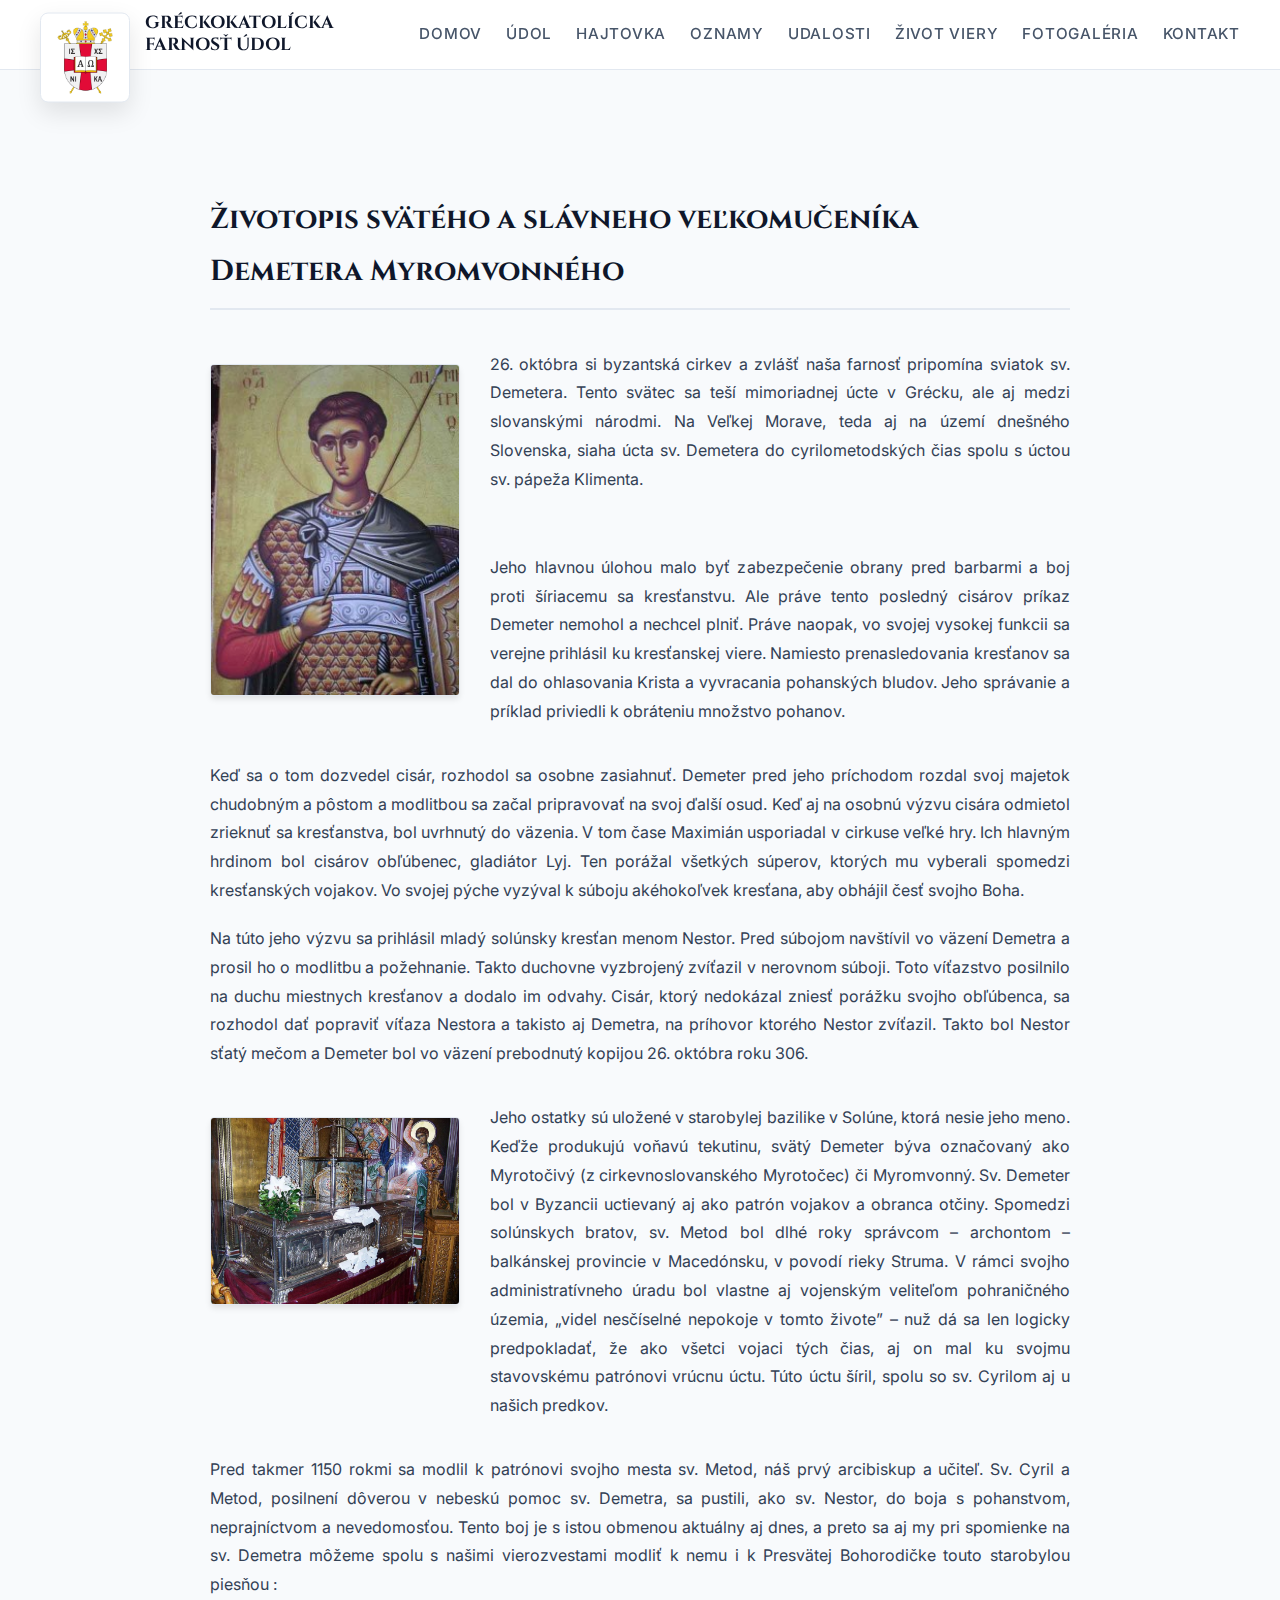
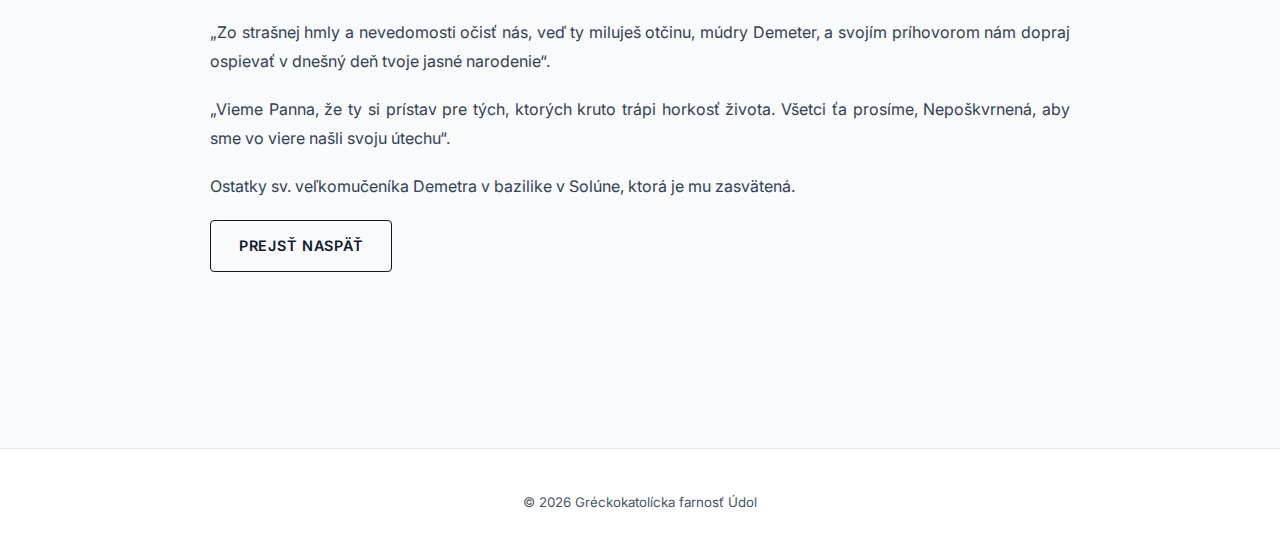
<file: demeter.html>
<!DOCTYPE html>
<html lang="sk"><head>
    <meta http-equiv="content-type" content="text/html; charset=UTF-8">
    <meta charset="UTF-8">
    <meta name="viewport" content="width=device-width, initial-scale=1.0">
    <title>Oznamy - Gréckokatolícka farnosť Údol</title>

    <link rel="preconnect" href="https://fonts.googleapis.com">
    <link rel="preconnect" href="https://fonts.gstatic.com" crossorigin>
    <link href="https://fonts.googleapis.com/css2?family=Cinzel:wght@600;700&family=Inter:wght@400;500;600;700&display=swap" rel="stylesheet">
    <link rel="stylesheet" href="styles.css" />

    <link rel="stylesheet" href="styles.css">
</head>
<body>

<header class="site-header">
    <div class="container header-row">
        <a class="brand" href="index.html">
        <span class="brand-badge">
          <img class="brand-logo" src="erb_gr_po.png" alt="Erb farnosti" />
        </span>
            <span class="brand-text">Gréckokatolícka<br>farnosť Údol</span>
        </a>

        <nav class="nav" aria-label="Hlavná navigácia">
            <a href="index.html">Domov</a>
            <a href="udol.html">Údol</a>
            <a href="hajtovka.html">Hajtovka</a>
            <a href="oznamy.html">Oznamy</a>
            <a href="udalosti.html">Udalosti</a>
            <a href="zivotviery.html">Život viery</a>
            <a href="galeria.html">Fotogaléria</a>
            <a href="kontakt.html">Kontakt</a>
        </nav>
    </div>
</header>

<main>

    <div class="container content-article">

    <section class="patron-section">

        <h2>Životopis svätého a slávneho veľkomučeníka Demetera Myromvonného</h2>

        <div class="patron-container">
            <!-- Vľavo: Obrázok -->
            <div class="patron-image">
                <img src="02-240x320.jpg" alt="Ikona svätého Demetra" loading="lazy">
            </div>

            <!-- Vpravo: Text + Tlačidlo -->
            <div class="patron-content">
                <p>
                    26. októbra si byzantská cirkev a zvlášť naša farnosť pripomína sviatok sv. Demetera.
                    Tento svätec sa teší mimoriadnej úcte v Grécku, ale aj medzi slovanskými národmi.
                    Na Veľkej Morave, teda aj na území dnešného Slovenska, siaha úcta sv. Demetera
                    do cyrilometodských čias spolu s úctou sv. pápeža Klimenta.
                </p><p>Jeho hlavnou úlohou malo byť zabezpečenie obrany pred barbarmi a boj proti šíriacemu sa kresťanstvu. Ale práve tento posledný cisárov príkaz Demeter nemohol a nechcel plniť. Práve naopak, vo svojej vysokej funkcii sa verejne prihlásil ku kresťanskej viere. Namiesto prenasledovania kresťanov sa dal do ohlasovania Krista a vyvracania pohanských bludov. Jeho správanie a príklad priviedli k obráteniu množstvo pohanov.</p>


            </div>
            </div>
            <p>Keď sa o tom dozvedel cisár, rozhodol sa osobne zasiahnuť. Demeter pred jeho príchodom rozdal svoj majetok chudobným a pôstom a modlitbou sa začal pripravovať na svoj ďalší osud. Keď aj na osobnú výzvu cisára odmietol zrieknuť sa kresťanstva, bol uvrhnutý do väzenia. V tom čase Maximián usporiadal v cirkuse veľké hry. Ich hlavným hrdinom bol cisárov obľúbenec, gladiátor Lyj. Ten porážal všetkých súperov, ktorých mu vyberali spomedzi kresťanských vojakov. Vo svojej pýche vyzýval k súboju akéhokoľvek kresťana, aby obhájil česť svojho Boha.</p>

            <p>Na túto jeho výzvu sa prihlásil mladý solúnsky kresťan menom Nestor. Pred súbojom navštívil vo väzení Demetra a prosil ho o modlitbu a požehnanie. Takto duchovne vyzbrojený zvíťazil v nerovnom súboji. Toto víťazstvo posilnilo na duchu miestnych kresťanov a dodalo im odvahy. Cisár, ktorý nedokázal zniesť porážku svojho obľúbenca, sa rozhodol dať popraviť víťaza Nestora a takisto aj Demetra, na príhovor ktorého Nestor zvíťazil. Takto bol Nestor sťatý mečom a Demeter bol vo väzení prebodnutý kopijou 26. októbra roku 306.</p>

        <div class="patron-container">
            <div class="patron-image">
                <img src="03-424x317.png" alt="pomnik sv demetera" loading="lazy">
            </div>

            <div class="patron-content">
            <p>Jeho ostatky sú uložené v starobylej bazilike v Solúne, ktorá nesie jeho meno. Keďže produkujú voňavú tekutinu, svätý Demeter býva označovaný ako Myrotočivý (z cirkevnoslovanského Myrotočec) či Myromvonný. Sv. Demeter bol v Byzancii uctievaný aj ako patrón vojakov a obranca otčiny. Spomedzi solúnskych bratov, sv. Metod bol dlhé roky správcom – archontom – balkánskej provincie v Macedónsku, v povodí rieky Struma. V rámci svojho administratívneho úradu bol vlastne aj vojenským veliteľom pohraničného územia, „videl nesčíselné nepokoje v tomto živote” – nuž dá sa len logicky predpokladať, že ako všetci vojaci tých čias, aj on mal ku svojmu stavovskému patrónovi vrúcnu úctu. Túto úctu šíril, spolu so sv. Cyrilom aj u našich predkov.</p>
            </div>
            </div>
            <p>Pred takmer 1150 rokmi sa modlil k patrónovi svojho mesta sv. Metod, náš prvý arcibiskup a učiteľ. Sv. Cyril a Metod, posilnení dôverou v nebeskú pomoc sv. Demetra, sa pustili, ako sv. Nestor, do boja s pohanstvom, neprajníctvom a nevedomosťou. Tento boj je s istou obmenou aktuálny aj dnes, a preto sa aj my pri spomienke na sv. Demetra môžeme spolu s našimi vierozvestami modliť k nemu i k Presvätej Bohorodičke touto starobylou piesňou :</p>

            <p>„Zo strašnej hmly a nevedomosti očisť nás, veď ty miluješ otčinu, múdry Demeter, a svojím príhovorom nám dopraj ospievať v dnešný deň tvoje jasné narodenie“.</p>

            <p>„Vieme Panna, že ty si prístav pre tých, ktorých kruto trápi horkosť života. Všetci ťa prosíme, Nepoškvrnená, aby sme vo viere našli svoju útechu“.</p>

            <p>Ostatky sv. veľkomučeníka Demetra v bazilike v Solúne, ktorá je mu zasvätená.</p>

            <!-- TLAČIDLO -->
            <a href="udol.html#demeter" class="btn-patron">
            Prejsť naspäť
            </a>

    </section>



    </div>
</main>

<footer class="site-footer">
    <div class="container">
        <small>© <span id="year">2026</span> Gréckokatolícka farnosť Údol</small>
    </div>
</footer>

<script>
    document.getElementById("year").textContent = new Date().getFullYear();
</script>


</body></html>
</file>
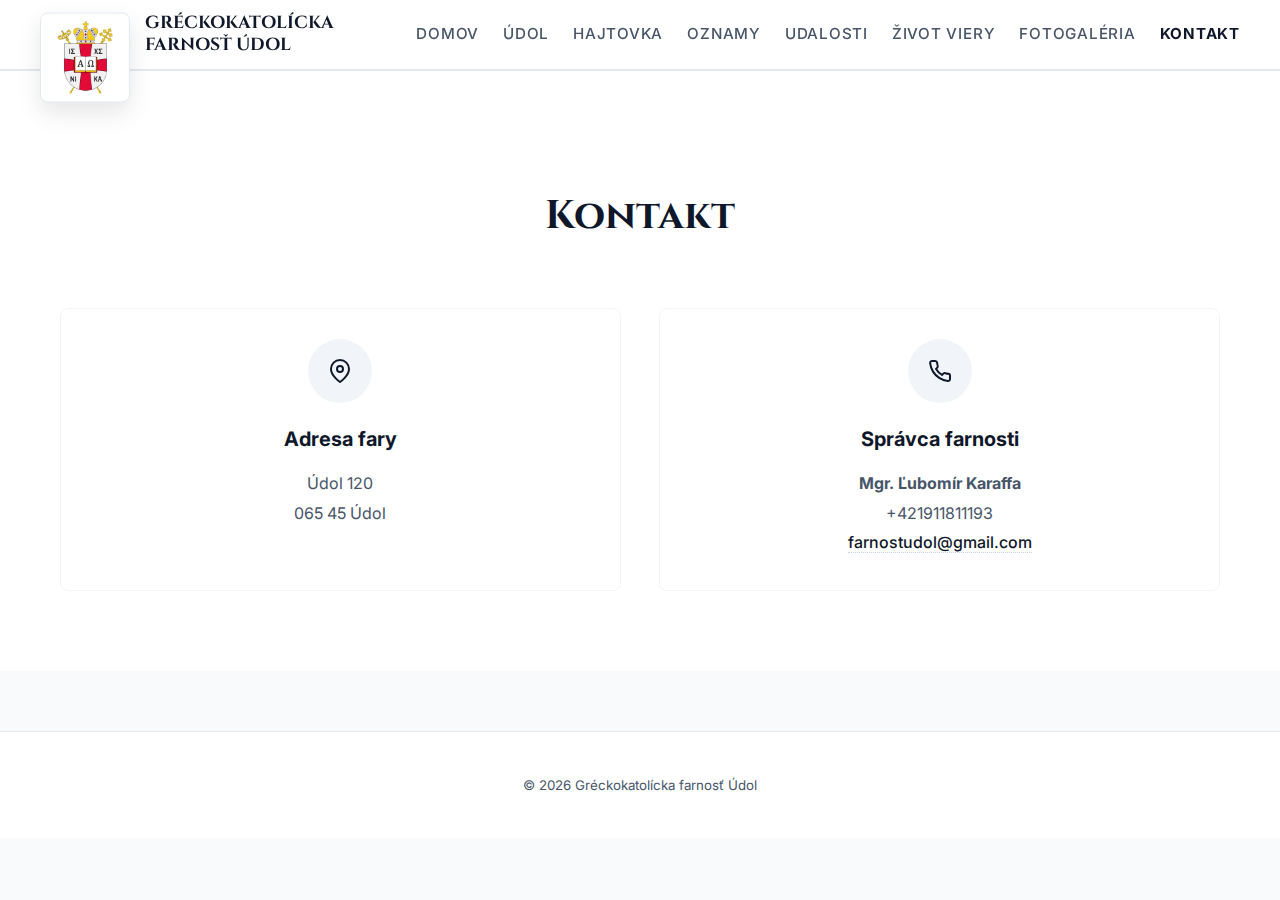
<file: kontakt.html>
<!DOCTYPE html>
<html lang="sk"><head>
    <meta http-equiv="content-type" content="text/html; charset=UTF-8">
    <meta charset="UTF-8">
    <meta name="viewport" content="width=device-width, initial-scale=1.0">
    <title>Oznamy - Gréckokatolícka farnosť Údol</title>

    <link rel="preconnect" href="https://fonts.googleapis.com">
    <link rel="preconnect" href="https://fonts.gstatic.com" crossorigin>
    <link href="https://fonts.googleapis.com/css2?family=Cinzel:wght@600;700&family=Inter:wght@400;500;600;700&display=swap" rel="stylesheet">
    <link rel="stylesheet" href="styles.css" />

    <link rel="stylesheet" href="styles.css">
</head>
<body>

<header class="site-header">
    <div class="container header-row">
        <a class="brand" href="index.html">
        <span class="brand-badge">
          <img class="brand-logo" src="erb_gr_po.png" alt="Erb farnosti" />
        </span>
            <span class="brand-text">Gréckokatolícka<br>farnosť Údol</span>
        </a>

        <nav class="nav" aria-label="Hlavná navigácia">
            <a href="index.html">Domov</a>
            <a href="udol.html">Údol</a>
            <a href="hajtovka.html">Hajtovka</a>
            <a href="oznamy.html">Oznamy</a>
            <a href="udalosti.html">Udalosti</a>
            <a href="zivotviery.html">Život viery</a>
            <a href="galeria.html">Fotogaléria</a>
            <a href="kontakt.html" class="active" >Kontakt</a>
        </nav>
    </div>
</header>

<main>
    <section class="contact-section">

        <div class="container">
            <div class="contact-header">
                <h2>Kontakt</h2>
            </div>

            <div class="contact-grid">
                <!-- Karta 1: Adresa -->
                <div class="contact-item">
                    <div class="icon-circle">
                        <svg width="24" height="24" viewBox="0 0 24 24" fill="none" stroke="currentColor" stroke-width="2">
                            <path d="M21 10c0 7-9 13-9 13s-9-6-9-13a9 9 0 0 1 18 0z"></path>
                            <circle cx="12" cy="10" r="3"></circle>
                        </svg>
                    </div>
                    <h3>Adresa fary</h3>
                    <p>Údol 120</p>
                    <p>065 45 Údol</p>
                </div>

                <!-- Karta 2: Kňaz / Telefón -->
                <div class="contact-item">
                    <div class="icon-circle">
                        <svg width="24" height="24" viewBox="0 0 24 24" fill="none" stroke="currentColor" stroke-width="2">
                            <path d="M22 16.92v3a2 2 0 0 1-2.18 2 19.79 19.79 0 0 1-8.63-3.07 19.5 19.5 0 0 1-6-6 19.79 19.79 0 0 1-3.07-8.67A2 2 0 0 1 4.11 2h3a2 2 0 0 1 2 1.72 12.05 12.05 0 0 0 .57 2.81 2 2 0 0 1-.45 2.11L8.09 9.91a16 16 0 0 0 6 6l1.27-1.27a2 2 0 0 1 2.11-.45 12.05 12.05 0 0 0 2.81.57A2 2 0 0 1 22 16.92z"></path>
                        </svg>
                    </div>
                    <h3>Správca farnosti</h3>
                    <p><strong>Mgr. Ľubomír Karaffa</strong></p>
                    <p><a href="tel:+421911811193"></a>+421911811193</p>
                    <p><a href="mailto:farnostudol@gmail.com">farnostudol@gmail.com</a></p>
                </div>
            </div>
        </div>
    </section>
</main>

<footer class="site-footer">
    <div class="container">
        <small>© <span id="year">2026</span> Gréckokatolícka farnosť Údol</small>
    </div>
</footer>

<script>
    document.getElementById("year").textContent = new Date().getFullYear();
</script>


</body></html>
</file>
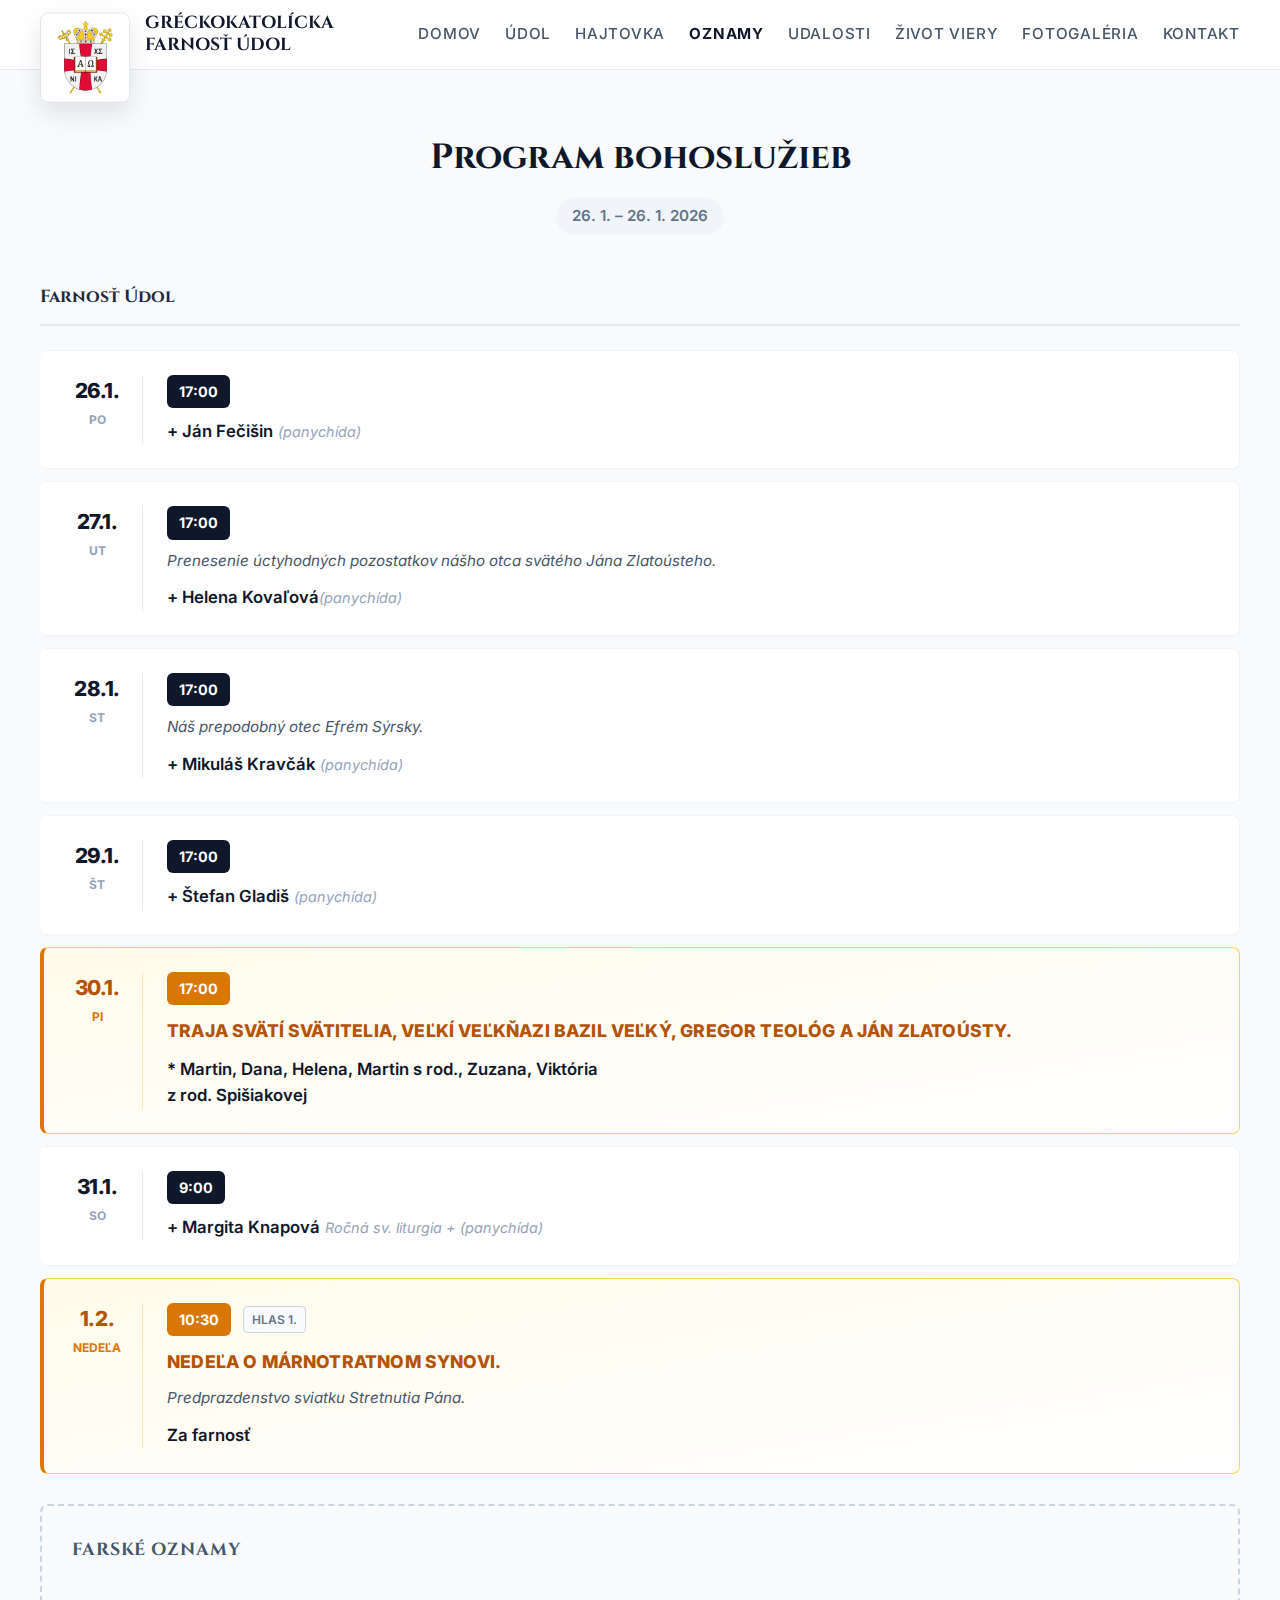
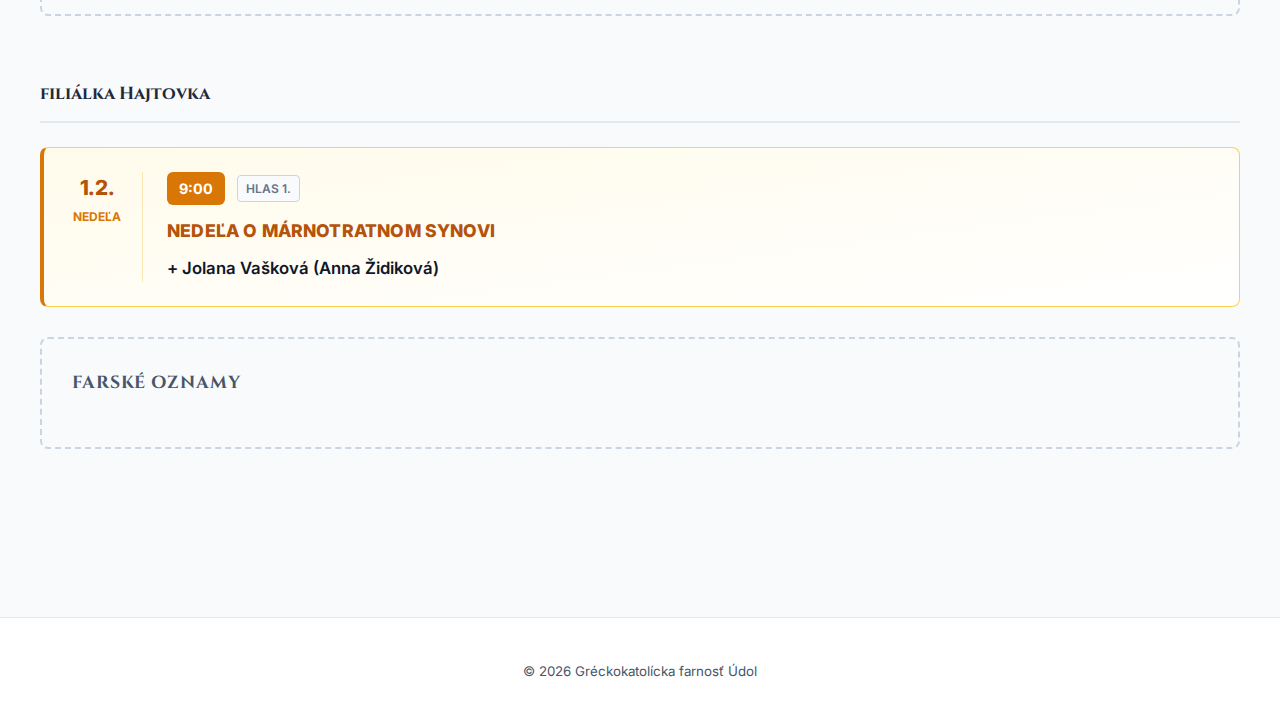
<file: oznamy.html>
<!DOCTYPE html>
<html lang="sk"><head>
    <meta http-equiv="content-type" content="text/html; charset=UTF-8">
    <meta charset="UTF-8">
    <meta name="viewport" content="width=device-width, initial-scale=1.0">
    <title>Oznamy - Gréckokatolícka farnosť Údol</title>

    <link rel="preconnect" href="https://fonts.googleapis.com">
    <link rel="preconnect" href="https://fonts.gstatic.com" crossorigin>
    <link href="https://fonts.googleapis.com/css2?family=Cinzel:wght@600;700&family=Inter:wght@400;500;600;700&display=swap" rel="stylesheet">
    <link rel="stylesheet" href="styles.css" />

    <link rel="stylesheet" href="styles.css">
</head>
<body>

<header class="site-header">
    <div class="container header-row">
        <a class="brand" href="index.html">
        <span class="brand-badge">
          <img class="brand-logo" src="erb_gr_po.png" alt="Erb farnosti" />
        </span>
            <span class="brand-text">Gréckokatolícka<br>farnosť Údol</span>
        </a>

        <nav class="nav" aria-label="Hlavná navigácia">
            <a href="index.html">Domov</a>
            <a href="udol.html">Údol</a>
            <a href="hajtovka.html">Hajtovka</a>
            <a href="oznamy.html" class="active" >Oznamy</a>
            <a href="udalosti.html">Udalosti</a>
            <a href="zivotviery.html">Život viery</a>
            <a href="galeria.html">Fotogaléria</a>
            <a href="kontakt.html">Kontakt</a>
        </nav>
    </div>
</header>


<main>
    <!-- Main Content -->
    <main class="container">
        <div class="liturgy-feed">

            <div class="feed-header">
                <h2>Program bohoslužieb</h2>
                <span class="feed-subtitle">26. 1. – 26. 1. 2026</span>
            </div>

            <!-- FARNOSŤ ÚDOL -->
            <section class="parish-section">
                <div class="parish-label">Farnosť Údol</div>

                <!-- (Pondelok) -->
                <div class="event-card">
                    <div class="event-date">
                        <div class="day-num">26.1.</div>
                        <div class="day-name">Po</div>
                    </div>
                    <div class="event-details">
                        <div class="event-meta">
                            <span class="time-badge">17:00</span>
                        </div>
                        <div class="event-intent">
                            <strong>+ Ján Fečišin</strong> <span class="note">(panychída)</span>
                        </div>
                    </div>
                </div>

                <!-- (Utorok) -->
                <div class="event-card">
                    <div class="event-date">
                        <div class="day-num">27.1.</div>
                        <div class="day-name">Ut</div>
                    </div>
                    <div class="event-details">
                        <div class="event-meta">
                            <span class="time-badge">17:00</span>
                        </div>
                        <div class="saint-detail">
                            Prenesenie úctyhodných pozostatkov nášho otca svätého Jána Zlatoústeho.
                        </div>
                        <div class="event-intent">
                            <strong>+ Helena Kovaľová</strong><span class="note">(panychída)</span>
                        </div>
                    </div>
                </div>

                <!-- STREDA  -->
                <div class="event-card">
                    <div class="event-date">
                        <div class="day-num">28.1.</div>
                        <div class="day-name">St</div>
                    </div>
                    <div class="event-details">
                        <div class="event-meta">
                            <span class="time-badge">17:00</span>
                        </div>
                        <div class="saint-detail">
                            Náš prepodobný otec Efrém Sýrsky.
                        </div>
                        <div class="event-intent">
                            <strong>+ Mikuláš Kravčák</strong> <span class="note">(panychída)</span>
                        </div>
                    </div>
                </div>

                <!-- ŠTVRTOK -->
                <div class="event-card">
                    <div class="event-date">
                        <div class="day-num">29.1.</div>
                        <div class="day-name">Št</div>
                    </div>
                    <div class="event-details">
                        <div class="event-meta">
                            <span class="time-badge">17:00</span>
                        </div>
                        <div class="event-intent">
                            <strong>+ Štefan Gladiš</strong> <span class="note">(panychída)</span>
                        </div>
                    </div>
                </div>

                <!-- PIATOK -->
                <div class="event-card sunday-card">
                    <div class="event-date">
                        <div class="day-num">30.1.</div>
                        <div class="day-name">Pi</div>
                    </div>
                    <div class="event-details">
                        <div class="event-meta">
                            <span class="time-badge sunday-badge">17:00</span>
                        </div>
                        <h3 class="liturgy-title">Traja svätí svätitelia, veľkí veľkňazi Bazil Veľký, Gregor Teológ a Ján Zlatoústy.</h3>
                        <div class="event-intent">
                            <strong>* Martin, Dana, Helena, Martin s rod., Zuzana, Viktória </strong>
                            <br>
                            <strong>z rod. Spišiakovej</strong>
                        </div>
                    </div>
                </div>

                <!-- SOBOTA -->
                <div class="event-card">
                    <div class="event-date">
                        <div class="day-num">31.1.</div>
                        <div class="day-name">So</div>
                    </div>
                    <div class="event-details">
                        <div class="event-meta">
                            <span class="time-badge">9:00</span>
                        </div>
                        <div class="event-intent">
                            <strong>+ Margita Knapová</strong> <span class="note">Ročná sv. liturgia + (panychída)</span>
                        </div>
                    </div>
                </div>

                <!-- KOMPLEXNÁ NEDEĽA (Všetky prvky) -->
                <div class="event-card sunday-card">
                    <div class="event-date">
                        <div class="day-num">1.2.</div>
                        <div class="day-name">Nedeľa</div>
                    </div>
                    <div class="event-details">
                        <div class="event-meta">
                            <span class="time-badge sunday-badge">10:30</span>
                            <span class="tone-badge">Hlas 1.</span>
                        </div>
                        <h3 class="liturgy-title">Nedeľa o márnotratnom synovi.</h3>
                        <div class="saint-detail">
                            Predprazdenstvo sviatku Stretnutia Pána.
                        </div>
                        <div class="event-intent">
                            <strong>Za farnosť</strong>
                        </div>
                    </div>
                </div>

                <!-- Farské oznamy -->
                <div class="notice-board">
                    <h4>Farské oznamy</h4>
                    <ul>
                    </ul>
                </div>
            </section>

            <!-- FILIÁLKA HAJTOVKA -->
            <section class="parish-section mt-50">
                <div class="parish-label">filiálka Hajtovka</div>

                <!-- NEDEĽA HAJTOVKA (Jednoduchšia verzia nedele) -->
                <div class="event-card sunday-card">
                    <div class="event-date">
                        <div class="day-num">1.2.</div>
                        <div class="day-name">Nedeľa</div>
                    </div>
                    <div class="event-details">
                        <div class="event-meta">
                            <span class="time-badge sunday-badge">9:00</span>
                            <span class="tone-badge">Hlas 1.</span>
                        </div>
                        <h3 class="liturgy-title">NEDEĽA O MÁRNOTRATNOM SYNOVI</h3>
                        <div class="event-intent">
                            <strong>+ Jolana Vašková (Anna Židiková)</strong>
                        </div>
                    </div>
                </div>
                <!-- oznamy -->
                <div class="notice-board">
                    <h4>Farské oznamy</h4>
                </div>
            </section>

        </div>
    </main>

</main>

<footer class="site-footer">
    <div class="container">
        <small>© <span id="year">2026</span> Gréckokatolícka farnosť Údol</small>
    </div>
</footer>

<script>
    document.getElementById("year").textContent = new Date().getFullYear();
</script>


</body></html>
</file>
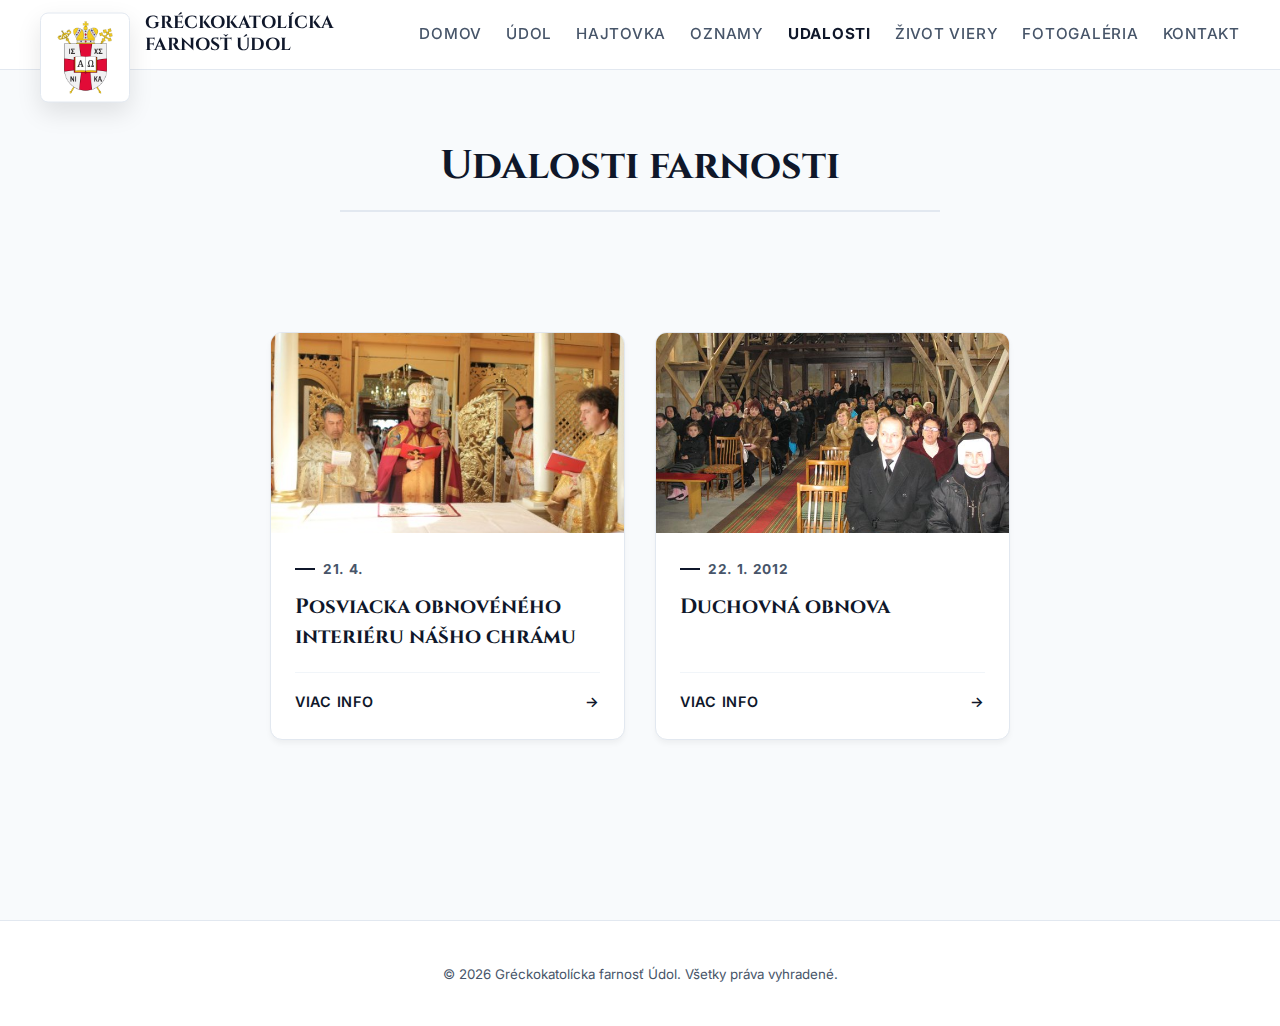
<file: udalosti.html>
<!DOCTYPE html>
<html lang="sk"><head>
    <meta http-equiv="content-type" content="text/html; charset=UTF-8">
    <meta charset="UTF-8">
    <meta name="viewport" content="width=device-width, initial-scale=1.0">
    <title>Oznamy - Gréckokatolícka farnosť Údol</title>

    <link rel="preconnect" href="https://fonts.googleapis.com">
    <link rel="preconnect" href="https://fonts.gstatic.com" crossorigin>
    <link href="https://fonts.googleapis.com/css2?family=Cinzel:wght@600;700&family=Inter:wght@400;500;600;700&display=swap" rel="stylesheet">
    <link rel="stylesheet" href="styles.css" />

    <link rel="stylesheet" href="styles.css">
</head>
<body>

<header class="site-header">
    <div class="container header-row">
        <a class="brand" href="index.html">
        <span class="brand-badge">
          <img class="brand-logo" src="erb_gr_po.png" alt="Erb farnosti" />
        </span>
            <span class="brand-text">Gréckokatolícka<br>farnosť Údol</span>
        </a>

        <nav class="nav" aria-label="Hlavná navigácia">
            <a href="index.html" >Domov</a>
            <a href="udol.html" >Údol</a>
            <a href="hajtovka.html">Hajtovka</a>
            <a href="oznamy.html">Oznamy</a>
            <a href="udalosti.html" class="active" >Udalosti</a>
            <a href="zivotviery.html">Život viery</a>
            <a href="galeria.html">Fotogaléria</a>
            <a href="kontakt.html">Kontakt</a>
        </nav>
    </div>
</header>

<main>
    <div class="container content-article">

        <div class="container">
        <div class="contact-header">
            <h2>Udalosti farnosti</h2>
        </div>


        <div class="container" style="padding: 60px 20px;">

            <!-- GRID UDALOSTÍ -->
            <div class="events-grid">

                <!-- Udalosť 1 -->
                <article class="event-card-simple" onclick="openEventModal('Odpustová slávnosť', '26. 10. 2025', '10:00', 'Chrám sv. Dimitra', 'Srdečne vás pozývame na odpustovú slávnosť...')">
                    <!-- OBRÁZOK -->
                    <div class="event-image">
                        <img src="biskup_oltar.jpg" alt="Odpustová slávnosť" loading="lazy">
                    </div>

                    <!-- TEXT -->
                    <div class="event-content">
                        <span class="event-date-simple">21. 4.</span>
                        <h3>Posviacka obnovéného interiéru nášho chrámu</h3>
                        <span class="btn-more">Viac info</span>
                    </div>
                </article>

                <!-- Udalosť 2 -->
                <article class="event-card-simple" onclick="openEventModal('Stretnutie mládeže', '15. 3. 2025', '18:00', 'Farská budova', 'Pravidelné stretnutie mládeže našej farnosti...')">
                    <div class="event-image">
                        <img src="IMG_1664.jpg" alt="Duchovna obnova v údole" loading="lazy">
                    </div>
                    <div class="event-content">
                        <span class="event-date-simple">22. 1. 2012</span>
                        <h3>Duchovná obnova</h3>
                        <span class="btn-more">Viac info</span>
                    </div>
                </article>

            </div>
        </div>
</div>
    </div>

</main>



<footer class="site-footer">
    <div class="container">
        <small>© <span id="year">2026</span> Gréckokatolícka farnosť Údol. Všetky práva vyhradené.</small>
    </div>
</footer>



<script>
    document.getElementById("year").textContent = new Date().getFullYear();
</script>


</body></html>
</file>
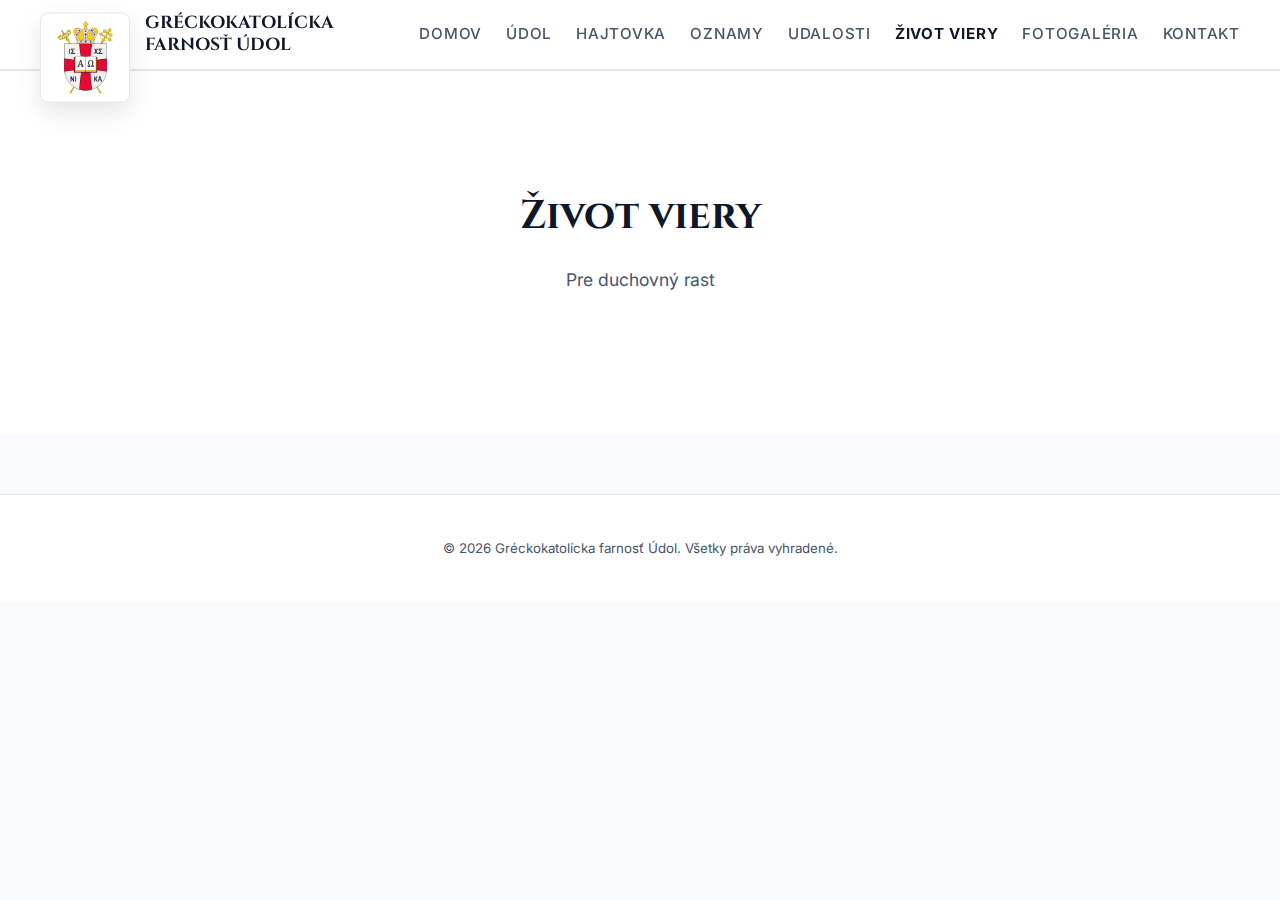
<file: zivotviery.html>
<!DOCTYPE html>
<html lang="sk"><head>
    <meta http-equiv="content-type" content="text/html; charset=UTF-8">
    <meta charset="UTF-8">
    <meta name="viewport" content="width=device-width, initial-scale=1.0">
    <title>Oznamy - Gréckokatolícka farnosť Údol</title>

    <link rel="preconnect" href="https://fonts.googleapis.com">
    <link rel="preconnect" href="https://fonts.gstatic.com" crossorigin>
    <link href="https://fonts.googleapis.com/css2?family=Cinzel:wght@600;700&family=Inter:wght@400;500;600;700&display=swap" rel="stylesheet">
    <link rel="stylesheet" href="styles.css" />

    <link rel="stylesheet" href="styles.css">
</head>
<body>

<header class="site-header">
    <div class="container header-row">
        <a class="brand" href="index.html">
        <span class="brand-badge">
          <img class="brand-logo" src="erb_gr_po.png" alt="Erb farnosti" />
        </span>
            <span class="brand-text">Gréckokatolícka<br>farnosť Údol</span>
        </a>

        <nav class="nav" aria-label="Hlavná navigácia">
            <a href="index.html" >Domov</a>
            <a href="udol.html" >Údol</a>
            <a href="hajtovka.html">Hajtovka</a>
            <a href="oznamy.html">Oznamy</a>
            <a href="udalosti.html" >Udalosti</a>
            <a href="zivotviery.html" class="active">Život viery</a>
            <a href="galeria.html">Fotogaléria</a>
            <a href="kontakt.html">Kontakt</a>
        </nav>
    </div>
</header>

<main>
    <div class="contact-section">

        <div class="container">
            <div class="contact-header">
                <h2>Život viery</h2>
                <p>Pre duchovný rast</P>
            </div>


            </div>
        </div>


</main>



<footer class="site-footer">
    <div class="container">
        <small>© <span id="year">2026</span> Gréckokatolícka farnosť Údol. Všetky práva vyhradené.</small>
    </div>
</footer>



<script>
    document.getElementById("year").textContent = new Date().getFullYear();
</script>


</body></html>
</file>
<file: styles.css>
/* =========================================
ZÁKLADNÉ NASTAVENIA & PREMENNÉ
========================================= */

:root {

    --bg: #f8fafc;

    --text: #0f172a;

    --muted: #475569;

    --white: #ffffff;

    --brand-color: #0f172a;

    --font-base: clamp(16px, 1.2vw, 18px);

    --font-h1: clamp(32px, 5vw, 56px);

}

* { box-sizing: border-box; }

html, body {

    margin: 0; padding: 0;

    font-family: 'Inter', system-ui, sans-serif;

    font-size: var(--font-base);

    color: var(--text);

    background: var(--bg);

    line-height: 1.6;

    overflow-x: hidden;

}

img { max-width: 100%; height: auto; display: block; }

.container { width: min(1200px, 100% - 40px); margin: 0 auto; }

/* =========================================
HLAVIČKA (HEADER)
========================================= */

.site-header {

    position: sticky; top: 0;

    background: rgba(255, 255, 255, 0.95);

    backdrop-filter: blur(10px);

    border-bottom: 1px solid #e2e8f0;

    z-index: 100;

    height: 70px;

    overflow: visible;

}

/* Kontajner hlavičky – rozšírený z index.css */

.header-row {

    height: 100%;

    display: flex;

    align-items: center;

    /* Dôležité: space-between roztiahne logo a menu od seba */

    justify-content: space-between;

    /* Nedovolíme zalomenie, kým to nie je nutné */

    flex-wrap: nowrap;

}

/* Logo */

.brand {

    position: relative; display: inline-flex; align-items: center;

    text-decoration: none; color: var(--brand-color);

    font-family: 'Cinzel', serif; font-weight: 700; z-index: 101;

    flex-shrink: 0;

    margin-right: 20px;

}

.brand-badge {

    position: absolute; top: 50%; left: 0;

    transform: translateY(-25%);

    width: 90px; height: 90px;

    background: #fff; border: 1px solid #e2e8f0;

    padding: 8px; box-shadow: 0 10px 25px rgba(0,0,0,0.1);

    display: flex; align-items: center; justify-content: center;

    border-radius: 8px;

}

.brand-logo { width: 100%; height: 100%; object-fit: contain; }

.brand-text { padding-left: 105px; line-height: 1.2; font-size: 1.1rem; text-transform: uppercase; }

/* Navigácia – zjednotená + rozšírená */

.nav {

    display: flex;

    align-items: center;

    gap: clamp(8px, 2vw, 24px);

}

.nav a {

    text-decoration: none; color: var(--muted);

    font-weight: 500; font-size: 0.95rem;

    text-transform: uppercase; letter-spacing: 0.05em;

    transition: color 0.2s; padding: 8px 0;

    white-space: nowrap;

}

.nav a:hover, .nav a.active { color: var(--text); font-weight: 700; }

/* =========================================
HERO SEKCIA (BANNERY)
========================================= */

.hero {

    position: relative;

    height: clamp(300px, 50vh, 500px);

    display: grid; place-items: center;

    color: var(--white);

    /* Predvolený obrázok pre index.html */

    background-image: url('2.jpg');

    background-size: cover; background-position: center;

}

/* Špecifické bannery pre podstránky */

.hero-udol { background-image: url('Cirkev_4.JPG'); }

.hero-hajtovka { background-image: url('hajtovka-chram-narodenia-presvatej-bohorodicky_full.jpg'); }

.hero-oznamy { background-image: url('Cirkev_2.JPG'); }

.hero-udalosti { background-image: url('images/udalosti.jpg'); }

.hero-zivot { background-image: url('images/viera-bg.jpg'); }

.hero-foto { background-image: url('images/galeria-bg.jpg'); }

.hero-kontakt { background-image: url('images/kontakt.jpg'); }

.hero-overlay {

    position: absolute; inset: 0;

    background: linear-gradient(rgba(15, 23, 42, 0.4), rgba(15, 23, 42, 0.7));

}

.hero-content { position: relative; text-align: center; z-index: 2; padding: 0 20px; }

.hero h1 {

    font-family: 'Cinzel', serif; font-size: var(--font-h1);

    margin: 0 0 16px; text-shadow: 0 4px 12px rgba(0,0,0,0.3);

}

.hero p { font-size: 1.1rem; opacity: 0.9; max-width: 600px; margin: 0 auto; }

/* Menšia výška hero pre podstránky */

.hero--small { height: clamp(200px, 30vh, 320px); }

/* =========================================
GRID KARIET (TRANSPARENT LOOK)
========================================= */

.parish-grid {

    display: grid;

    grid-template-columns: repeat(auto-fit, minmax(280px, 1fr));

    gap: 30px; padding: 60px 0;

}

/* Opravená parish-card (má aj flex + overlay úpravy + card-actions) */

.parish-card {

    position: relative;

    display: flex;

    flex-direction: column;

    height: 420px;

    background: transparent; border: none;

    overflow: hidden; text-decoration: none; border-radius: 0;

    box-shadow: 0 10px 30px -10px rgba(0, 0, 0, 0.2);

    transition: transform 0.4s ease, box-shadow 0.4s ease;

}

.card-link {

    display: block;

    width: 100%;

    height: 100%;

}

.card-link img {

    width: 100%; height: 100%; object-fit: cover;

    transition: transform 0.7s cubic-bezier(0.25, 0.46, 0.45, 0.94);

}

.parish-card:hover { transform: translateY(-5px); box-shadow: 0 25px 50px -12px rgba(0, 0, 0, 0.35); }

.parish-card:hover .card-link img { transform: scale(1.06); }

/* Overlay – verzia s priestorom pre tlačidlo */

.parish-overlay {

    position: absolute; left: 0; right: 0; bottom: 0; top: 40%;

    padding: 24px;

    background: linear-gradient(to bottom, rgba(0,0,0,0) 0%, rgba(0,0,0,0.4) 30%, rgba(0,0,0,0.9) 100%) !important;

    display: flex; flex-direction: column;

    justify-content: flex-end; gap: 4px; z-index: 2;

    padding-bottom: 30px !important;

}

.parish-badge {

    font-size: 0.75rem; text-transform: uppercase; letter-spacing: 0.15em;

    color: rgba(255, 255, 255, 0.7); font-weight: 600; margin-bottom: 6px;

}

.parish-text h3 {

    margin: 0; font-family: 'Inter', sans-serif;

    font-size: 1.5rem; font-weight: 700; letter-spacing: -0.01em;

    text-transform: uppercase; color: #ffffff;

    text-shadow: 0 2px 4px rgba(0,0,0,0.3);

}

.parish-text p {

    margin: 0; font-size: 0.95rem;

    color: rgba(255, 255, 255, 0.85); font-weight: 400;

}

/* Kontajner pre tlačidlo */

.card-actions {

    margin-top: 15px;

    opacity: 0;

    transform: translateY(15px);

    transition: all 0.4s ease;

    height: 0;

    overflow: hidden;

}

.parish-card:hover .card-actions {

    opacity: 1;

    transform: translateY(0);

    height: auto;

    overflow: visible;

}

/* Tlačidlo "Navigovať" */

.btn-map {

    display: inline-flex;

    align-items: center;

    gap: 8px;

    background-color: rgba(255, 255, 255, 0.15);

    backdrop-filter: blur(5px);

    border: 1px solid rgba(255, 255, 255, 0.3);

    color: #fff;

    padding: 8px 16px;

    border-radius: 20px;

    font-size: 0.85rem;

    font-weight: 600;

    text-transform: uppercase;

    text-decoration: none;

    letter-spacing: 0.05em;

    transition: background 0.3s, border 0.3s;

}

.btn-map:hover {

    background-color: #fff;

    color: var(--brand-color);

    border-color: #fff;

}

/* =========================================
ŠTÝLY PRE ČLÁNKY (PODSTRÁNKY)
========================================= */

.content-article { max-width: 900px; padding: 60px 20px; line-height: 1.8; }

.content-article section { margin-bottom: 3.5rem; }

.content-article h2 {

    font-family: 'Cinzel', serif; font-size: clamp(1.5rem, 2.5vw, 2rem);

    margin-top: 0; margin-bottom: 1.2rem; color: var(--text);

    border-bottom: 2px solid #e2e8f0; padding-bottom: 0.5rem;

}

.content-article p { margin-bottom: 1.2rem; text-align: justify; color: #334155; }

/* Ostatné & Footer */

.content h2 {

    font-family: 'Cinzel', serif; margin-top: 3rem;

    border-bottom: 2px solid #e2e8f0; padding-bottom: 0.5rem; display: inline-block;

}

.site-footer {

    margin-top: 60px; padding: 40px 0;

    background: #fff; border-top: 1px solid #e2e8f0;

    color: var(--muted); text-align: center;

}

/* =========================================
SMART RESPONZÍVNA TABUĽKA
========================================= */

.table-wrapper {

    width: 100%;

    overflow-x: auto;

}

.liturgy-table {

    width: 100%;

    border-collapse: collapse;

    background: #fff;

    color: #1e293b;

    font-size: 1rem;

}

/* Desktop */

.liturgy-table th {

    background: #f8fafc;

    color: #64748b;

    font-weight: 600;

    text-transform: uppercase;

    font-size: 0.85rem;

    padding: 16px;

    border-bottom: 2px solid #e2e8f0;

    text-align: left;

}

.liturgy-table td {

    padding: 16px;

    border-bottom: 1px solid #f1f5f9;

    vertical-align: middle;

}

/* Zvýraznenie času a dátumu */

.liturgy-table .time-cell { font-weight: 700; color: #000; text-align: center; }

.liturgy-table .date-cell { font-weight: 600; }

.liturgy-table .day-name { color: #666; }

/* Nedeľa */

.liturgy-table .sunday-row { background-color: #fafafa; }

.liturgy-table .sunday-row td { border-bottom-color: #e2e8f0; }

/* Mobilná verzia */

@media screen and (max-width: 600px) {

    .liturgy-table th:nth-child(2),

    .liturgy-table td:nth-child(2) {

        display: none;

    }

    .liturgy-table td, .liturgy-table th {

        padding: 12px 8px;

        font-size: 0.9rem;

    }

    .liturgy-table th:nth-child(1) { width: 20%; }

    .liturgy-table th:nth-child(3) { width: 15%; text-align: center; }

    .liturgy-table th:nth-child(4) { width: auto; }

    .liturgy-table .time-cell {

        font-weight: 800;

        font-size: 0.95rem;

        white-space: nowrap;

    }

}

/* =========================================
TLAČIDLO PROGRAM BOHOSLUŽIEB (BEZ IKONY)
========================================= */

.cta-section {

    padding-top: 50px;

    padding-bottom: 10px;

    text-align: center;

}

.btn-program {

    display: inline-block;

    background-color: var(--brand-color);

    color: var(--white);

    padding: 18px 42px;

    font-family: 'Inter', sans-serif;

    font-size: 1.1rem;

    font-weight: 600;

    text-transform: uppercase;

    letter-spacing: 0.05em;

    text-decoration: none;

    text-align: center;

    border-radius: 4px;

    box-shadow: 0 4px 6px -1px rgba(0, 0, 0, 0.1),

    0 2px 4px -1px rgba(0, 0, 0, 0.06);

    transition: all 0.3s cubic-bezier(0.4, 0, 0.2, 1);

    max-width: 90%;

}

.btn-program:hover {

    transform: translateY(-3px);

    background-color: #1e293b;

    box-shadow: 0 10px 15px -3px rgba(0, 0, 0, 0.1),

    0 4px 6px -2px rgba(0, 0, 0, 0.05);

}

@media (max-width: 600px) {

    .btn-program {

        width: 100%;

        padding: 16px 20px;

        font-size: 1rem;

    }

}

/* =========================================
KONTAKTNÁ SEKCIA
========================================= */

.contact-section {

    padding: 80px 0;

    background-color: var(--white);

    border-top: 1px solid #e2e8f0;

}

.contact-header {

    text-align: center;

    max-width: 600px;

    margin: 0 auto 60px;

}

.contact-header h2 {

    font-family: 'Cinzel', serif;

    font-size: clamp(2rem, 4vw, 2.5rem);

    margin-bottom: 16px;

    color: var(--brand-color);

}

.contact-header p {

    color: var(--muted);

    font-size: 1.1rem;

}

/* Grid pre karty */

.contact-grid {

    display: grid;

    grid-template-columns: repeat(auto-fit, minmax(280px, 1fr));

    gap: 40px;

    text-align: center;

}

.contact-item {

    padding: 30px 20px;

    background: #fff;

    border: 1px solid #f1f5f9;

    border-radius: 8px;

    transition: transform 0.3s ease, box-shadow 0.3s ease;

}

.contact-item:hover {

    transform: translateY(-5px);

    box-shadow: 0 10px 30px rgba(0,0,0,0.05);

    border-color: #e2e8f0;

}

/* Ikony v kruhu */

.icon-circle {

    width: 64px;

    height: 64px;

    background-color: #f1f5f9;

    color: var(--brand-color);

    border-radius: 50%;

    display: flex;

    align-items: center;

    justify-content: center;

    margin: 0 auto 20px;

}

.contact-item h3 {

    font-family: 'Inter', sans-serif;

    font-size: 1.25rem;

    font-weight: 700;

    color: var(--brand-color);

    margin-bottom: 16px;

}

.contact-item p {

    margin: 4px 0;

    color: var(--muted);

}

.contact-item a {

    color: var(--text);

    text-decoration: none;

    font-weight: 500;

    transition: color 0.2s;

    border-bottom: 1px dotted #cbd5e1;

}

.contact-item a:hover {

    color: var(--brand-color);

    border-bottom-color: var(--brand-color);

}

/* Špecifické štýly pre IBAN */

.iban {

    font-family: monospace;

    font-size: 1.1rem;

    color: var(--text);

    background: #f8fafc;

    padding: 4px 8px;

    border-radius: 4px;

    display: inline-block;

    margin-top: 5px !important;

}

.small-note {

    font-size: 0.9rem !important;

    opacity: 0.8;

    margin-top: 10px !important;

}

/* =========================================
ÚPRAVA GRID KARIET A TLAČIDLÁ (už hore pri parish-card)
========================================= */

/* =========================================
MODERNÝ ZOZNAM BOHOSLUŽIEB (LITURGY FEED)
========================================= */

/* Kontajner pre zoznam */

.liturgy-feed {

    width: 100%;

    margin: 0;

    padding: 60px 0;

    color: #1e293b;

}

/* Hlavička s dátumom týždňa */

.feed-header {

    text-align: center;

    margin-bottom: 3rem;

}

.feed-header h2 {

    font-family: 'Cinzel', serif;

    font-size: 2.2rem;

    font-weight: 700;

    margin: 0;

    color: #0f172a;

}

.feed-subtitle {

    display: inline-block;

    background: #f1f5f9;

    padding: 6px 16px;

    border-radius: 50px;

    font-size: 0.95rem;

    color: #64748b;

    font-weight: 600;

    margin-top: 12px;

    font-family: 'Inter', sans-serif;

}

/* Sekcia farnosti / filiálky */

.parish-section {

    margin-bottom: 3rem;

}

.mt-50 { margin-top: 4rem; }

.parish-label {

    font-family: 'Cinzel', serif;

    font-size: 1.1rem;

    color: #1e293b;

    margin-bottom: 1.5rem;

    border-bottom: 2px solid #e2e8f0;

    padding-bottom: 0.8rem;

    font-weight: 700;

}

/* --- KARTA UDALOSTI --- */

.event-card {

    display: flex;

    align-items: stretch;

    background: #fff;

    border: 1px solid #f1f5f9;

    border-left: 4px solid transparent;

    padding: 24px;

    transition: all 0.2s cubic-bezier(0.4, 0, 0.2, 1);

    border-radius: 8px;

    margin-bottom: 12px;

    width: 100%;

    box-shadow: 0 1px 3px rgba(0,0,0,0.02);

}

.event-card:hover {

    background: #fff;

    border-left-color: var(--brand-color);

    border-color: #e2e8f0;

    transform: translateY(-2px);

    box-shadow: 0 10px 20px -5px rgba(0,0,0,0.08);

}

/* --- ĽAVÝ STĹPEC: DÁTUM --- */

.event-date {

    display: flex;

    flex-direction: column;

    align-items: center;

    justify-content: flex-start;

    padding-top: 4px;

    width: 75px;

    flex-shrink: 0;

    border-right: 1px solid #e2e8f0;

    margin-right: 24px;

    padding-right: 16px;

}

.day-num {

    font-family: 'Inter', sans-serif;

    font-size: 1.3rem;

    font-weight: 800;

    line-height: 1.2;

    color: #0f172a;

    letter-spacing: -0.02em;

    white-space: nowrap;

}

.day-name {

    font-family: 'Inter', sans-serif;

    font-size: 0.75rem;

    text-transform: uppercase;

    font-weight: 700;

    color: #94a3b8;

    margin-top: 6px;

    text-align: center;

}

/* --- PRAVÝ STĹPEC: DETAILY --- */

.event-details {

    flex-grow: 1;

    display: flex;

    flex-direction: column;

    justify-content: center;

    gap: 8px;

}

/* Riadok s časom a tónom */

.event-meta {

    display: flex;

    align-items: center;

    flex-wrap: wrap;

    gap: 12px;

    margin-bottom: 2px;

}

.time-badge {

    background: #0f172a;

    color: #fff;

    font-size: 0.9rem;

    font-weight: 700;

    padding: 5px 12px;

    border-radius: 6px;

    display: inline-block;

    font-family: 'Inter', sans-serif;

}

.tone-badge {

    font-size: 0.75rem;

    text-transform: uppercase;

    font-weight: 600;

    color: #64748b;

    border: 1px solid #cbd5e1;

    padding: 3px 8px;

    border-radius: 4px;

    background: #f8fafc;

}

/* Hlavný nadpis sviatku */

.liturgy-title {

    margin: 4px 0;

    font-size: 1.1rem;

    font-weight: 800;

    color: #b45309;

    text-transform: uppercase;

    line-height: 1.4;

    letter-spacing: 0.01em;

}

/* Detail o svätcovi */

.saint-detail {

    font-size: 0.95rem;

    color: #475569;

    font-style: italic;

    line-height: 1.5;

    margin-bottom: 4px;

}

/* Úmysel */

.event-intent {

    font-size: 1.05rem;

    line-height: 1.6;

    color: #334155;

}

.event-intent strong {

    color: #0f172a;

    font-weight: 600;

}

.note {

    color: #94a3b8;

    font-size: 0.9rem;

    font-style: italic;

}

.highlight-text {

    color: var(--brand-color);

    font-weight: 600;

}

/* --- ŠPECIÁLNA KARTA: NEDEĽA --- */

.sunday-card {

    background: linear-gradient(to right bottom, #fffbeb, #ffffff);

    border: 1px solid #fcd34d;

    border-left: 4px solid #d97706;

}

.sunday-card .event-date {

    border-right-color: #fce7b0;

}

.sunday-card .day-num { color: #b45309; }

.sunday-card .day-name { color: #d97706; }

.sunday-badge {

    background: #d97706 !important;

}

/* --- FARSKÉ OZNAMY (BOX) --- */

.notice-board {

    background: #f8fafc;

    border-radius: 8px;

    padding: 30px;

    margin-top: 30px;

    border: 2px dashed #cbd5e1;

}

.notice-board h4 {

    font-family: 'Cinzel', serif;

    margin: 0 0 20px 0;

    font-size: 1.1rem;

    color: #475569;

    text-transform: uppercase;

    font-weight: 700;

    letter-spacing: 0.05em;

}

.notice-board ul {

    margin: 0;

    padding-left: 0;

    list-style: none;

}

.notice-board li {

    position: relative;

    padding-left: 28px;

    margin-bottom: 12px;

    line-height: 1.6;

    color: #334155;

    font-size: 1.05rem;

}

.notice-board li::before {

    content: "•";

    color: var(--brand-color);

    font-weight: bold;

    font-size: 1.5rem;

    position: absolute;

    left: 0;

    top: -6px;

}

/* Linky v aktualitách */

.notice-board a {

    color: var(--brand-color);

    text-decoration: none;

    font-weight: 600;

    border-bottom: 1px solid transparent;

    transition: border-bottom 0.2s;

}

.notice-board a:hover {

    border-bottom-color: var(--brand-color);

}

@media (max-width: 600px) {

    .liturgy-feed { padding: 40px 0; }

    .feed-header h2 { font-size: 1.6rem; }

    .event-card {

        padding: 16px;

        margin-bottom: 10px;

    }

    .event-date {

        width: 60px;

        margin-right: 16px;

        padding-right: 10px;

    }

    .day-num { font-size: 1.15rem; }

    .day-name { font-size: 0.7rem; }

    .liturgy-title { font-size: 1rem; }

    .event-intent { font-size: 1rem; }

}

/* =========================================
2-STĹPCOVÝ LAYOUT PRE PROGRAM BOHOSLUŽIEB
========================================= */

.liturgy-two-col {

    display: grid;

    grid-template-columns: 1fr 1fr;

    gap: 40px;

    align-items: start;

}

.liturgy-col {

    display: flex;

    flex-direction: column;

    gap: 30px;

}

.liturgy-col .parish-section {

    margin-bottom: 0;

}

/* Mobil: stĺpce pod seba */

@media (max-width: 900px) {

    .liturgy-two-col {

        grid-template-columns: 1fr;

        gap: 28px;

    }

}

/* =========================================
NEWS TICKER & MODAL (POSUVNÉ AKTUALITY)
========================================= */

/* Obalovač */

.news-ticker-wrapper {

    background: #fff;

    border: 1px solid #e2e8f0;

    border-radius: 8px;

    box-shadow: 0 4px 6px -1px rgba(0, 0, 0, 0.05);

    overflow: hidden;

    position: relative;

    /* Pevná výška pre oblasť noviniek */

    height: 380px;

    display: flex;

    flex-direction: column;

}

/* Hlavička tickera */

.news-header {

    background: #f8fafc;

    padding: 16px 20px;

    border-bottom: 1px solid #e2e8f0;

    display: flex;

    align-items: center;

    justify-content: space-between;

}

.news-header h4 {

    margin: 0;

    font-family: 'Cinzel', serif;

    font-size: 1rem;

    color: var(--brand-color);

    text-transform: uppercase;

    letter-spacing: 0.05em;

}

.live-dot {

    width: 10px;

    height: 10px;

    background: #ef4444;

    border-radius: 50%;

    box-shadow: 0 0 0 2px rgba(239, 68, 68, 0.2);

    animation: pulse 2s infinite;

}

@keyframes pulse {

    0% { transform: scale(0.95); opacity: 0.7; }

    50% { transform: scale(1.1); opacity: 1; }

    100% { transform: scale(0.95); opacity: 0.7; }

}

/* Posuvný kontajner */

.news-ticker-container {

    flex-grow: 1;

    overflow: hidden;

    position: relative;

    /* Maska pre fade efekt hore a dole */

    mask-image: linear-gradient(to bottom, transparent, black 10%, black 90%, transparent);

    -webkit-mask-image: linear-gradient(to bottom, transparent, black 10%, black 90%, transparent);

}

.news-ticker-content {

    display: flex;

    flex-direction: column;

    padding: 10px 0;

    /* Animácia pre posun hore */

    animation: scrollUp 20s linear infinite;

}

.news-ticker-content:hover {

    animation-play-state: paused;

}

@keyframes scrollUp {

    0% { transform: translateY(0); }

    100% { transform: translateY(-100%); }

}

/* Jednotlivá položka */

.news-item {

    padding: 15px 20px;

    border-bottom: 1px dashed #e2e8f0;

    cursor: pointer;

    transition: background 0.2s;

    display: flex;

    align-items: baseline;

    gap: 12px;

}

.news-item:hover {

    background: #f1f5f9;

}

.news-date {

    font-size: 0.75rem;

    font-weight: 700;

    color: var(--muted);

    background: #e2e8f0;

    padding: 2px 8px;

    border-radius: 4px;

    white-space: nowrap;

    text-transform: uppercase;

}

.news-text {

    font-size: 0.95rem;

    color: var(--text);

    line-height: 1.4;

    font-weight: 500;

}

/* --- MODAL (VYSKAKOVACIE OKNO) --- */

.modal-overlay {

    position: fixed;

    top: 0;

    left: 0;

    width: 100%;

    height: 100%;

    background: rgba(15, 23, 42, 0.8);

    backdrop-filter: blur(4px);

    z-index: 9999;

    opacity: 0;

    visibility: hidden;

    transition: opacity 0.3s ease, visibility 0.3s ease;

    display: flex;

    align-items: center;

    justify-content: center;

    padding: 20px;

}

.modal-overlay.active {

    opacity: 1;

    visibility: visible;

}

.modal-content {

    background: #fff;

    width: 100%;

    max-width: 500px;

    padding: 40px;

    border-radius: 12px;

    position: relative;

    box-shadow: 0 25px 50px -12px rgba(0, 0, 0, 0.25);

    transform: translateY(20px);

    transition: transform 0.3s ease;

    text-align: center;

}

.modal-overlay.active .modal-content {

    transform: translateY(0);

}

.modal-close {

    position: absolute;

    top: 15px;

    right: 20px;

    background: none;

    border: none;

    font-size: 2rem;

    color: #94a3b8;

    cursor: pointer;

    transition: color 0.2s;

}

.modal-close:hover {

    color: var(--brand-color);

}

.modal-content h3 {

    font-family: 'Cinzel', serif;

    font-size: 1.5rem;

    color: var(--brand-color);

    margin-top: 0;

    margin-bottom: 1rem;

}

.modal-content p {

    color: var(--muted);

    font-size: 1.05rem;

    line-height: 1.6;

    margin-bottom: 2rem;

}

.modal-btn {

    display: inline-block;

    background: var(--brand-color);

    color: #fff;

    padding: 12px 28px;

    border-radius: 6px;

    text-decoration: none;

    font-weight: 600;

    font-size: 0.95rem;

    transition: background 0.2s;

}

.modal-btn:hover {

    background: #1e293b;

}

/* =========================================
SEKCIA PATRÓN (SV. DEMETER)
========================================= */

.patron-section {

    margin: 4rem 0;

}

.patron-section h2 {

    font-family: 'Cinzel', serif;

    font-size: 1.8rem;

    color: var(--brand-color);

    margin-bottom: 1.5rem;

    border-bottom: 2px solid #e2e8f0;

    padding-bottom: 10px;

}

.patron-container {

    display: flex;

    gap: 30px;

    align-items: flex-start;

}

.patron-image {

    flex-shrink: 0;

    width: 250px;

}

.patron-image img {

    margin-top: 30px;

    width: 120%;

    height: auto;

    border-radius: 4px;

    box-shadow: 0 4px 6px -1px rgba(0, 0, 0, 0.1);

    border: 1px solid #e2e8f0;

}

.patron-content {

    display: flex;

    flex-direction: column;

    align-items: flex-start;

    gap: 1.5rem;

}

/* TLAČIDLO */

.btn-patron {

    display: inline-block;

    background-color: transparent;

    color: var(--brand-color);

    font-family: 'Inter', sans-serif;

    font-weight: 600;

    text-transform: uppercase;

    font-size: 0.9rem;

    padding: 12px 28px;

    border: 1px solid var(--brand-color);

    border-radius: 4px;

    text-decoration: none;

    letter-spacing: 0.05em;

    transition: all 0.3s ease;

}

.btn-patron:hover {

    background-color: var(--brand-color);

    color: #fff;

    transform: translateY(-2px);

    box-shadow: 0 4px 10px rgba(0, 0, 0, 0.15);

}

/* RESPONZIVITA */

@media (max-width: 700px) {

    .patron-container {

        flex-direction: column;

        align-items: center;

    }

    .patron-image {

        width: 100%;

        max-width: 300px;

    }

    .patron-content {

        align-items: center;

    }

    .patron-content p {

        text-align: left;

    }

    .btn-patron {

        width: 100%;

        text-align: center;

    }

}

/* =========================================
SEKCIA KŇAZI
========================================= */

.priests-section {

    margin-top: 5rem;

}

.priests-section h2 {

    font-family: 'Cinzel', serif;

    font-size: 1.8rem;

    color: var(--brand-color);

    margin-bottom: 2rem;

    border-bottom: 2px solid #e2e8f0;

    padding-bottom: 15px;

}

.priests-grid {

    display: grid;

    grid-template-columns: repeat(auto-fill, minmax(260px, 1fr));

    gap: 20px;

}

.priest-card {

    background: #ffffff;

    border: 1px solid #e2e8f0;

    border-radius: 12px;

    padding: 18px;

    display: flex;

    align-items: center;

    gap: 16px;

    box-shadow: 0 2px 4px rgba(0, 0, 0, 0.02);

}

.priest-card:hover {

    border-color: #cbd5e1;

    background-color: #fcfcfc;

}

/* Foto - kruh */

.priest-photo {

    width: 60px;

    height: 60px;

    border-radius: 50%;

    overflow: hidden;

    flex-shrink: 0;

    border: 1px solid #e2e8f0;

    background-color: #f8fafc;

}

.priest-photo img {

    width: 100%;

    height: 100%;

    object-fit: cover;

}

.priest-info {

    display: flex;

    flex-direction: column;

    justify-content: center;

}

.priest-info h3 {

    margin: 0 0 4px 0;

    font-family: 'Inter', sans-serif;

    font-size: 1.05rem;

    font-weight: 600;

    color: var(--text);

}

.priest-year {

    font-size: 0.85rem;

    color: var(--muted);

    font-family: monospace;

}

/* Súčasný kňaz */

.current-priest {

    background-color: #f8fafc;

    border-color: #cbd5e1;

}

.current-priest h3 {

    color: var(--brand-color);

    font-weight: 700;

}

/* =========================================
GALÉRIA V TEXTE (PÁS FOTIEK) + LIGHTBOX
========================================= */

.inline-gallery {

    display: flex;

    flex-wrap: wrap;

    gap: 0;

    width: 100%;

    margin: 40px 0;

}

.inline-gallery a {

    flex: 1 1 20%;

    min-width: 120px;

    height: 160px;

    display: block;

    overflow: hidden;

    position: relative;

    border: 1px solid #333;

}

.inline-gallery img {

    width: 100%;

    height: 100%;

    object-fit: cover;

    transition: transform 0.3s ease, filter 0.3s ease;

    filter: grayscale(30%);

}

/* Hover efekt na miniatúry */

.inline-gallery a:hover img {

    transform: scale(1.1);

    filter: grayscale(0%);

    z-index: 2;

}

/* Responzivita */

@media (max-width: 800px) {

    .inline-gallery a { flex: 1 1 33.33%; height: 140px; }

}

@media (max-width: 500px) {

    .inline-gallery a { flex: 1 1 50%; height: 120px; }

}

/* Úprava vzhľadu Lightboxu */

.sl-overlay {

    background: rgba(0, 0, 0, 0.95) !important;

}

.sl-wrapper .sl-image .sl-caption {

    background: rgba(0, 0, 0, 0.8);

    color: #fff;

    font-family: 'Inter', sans-serif;

    font-size: 14px;

    padding: 10px 20px;

    border-radius: 30px;

    border: 1px solid rgba(255,255,255,0.3);

    bottom: 20px;

    position: absolute;

    left: 50%;

    transform: translateX(-50%);

    width: auto;

    max-width: 80%;

    text-align: center;

}

/* Vynútené zväčšenie fotiek v SimpleLightbox */

.sl-wrapper .sl-image {

    position: fixed !important;

    top: 50% !important;

    left: 50% !important;

    transform: translate(-50%, -50%) !important;

    width: auto !important;

    height: auto !important;

    max-width: none !important;

}

.sl-wrapper .sl-image img {

    min-width: 85vw !important;

    max-height: 85vh !important;

    object-fit: contain !important;

    display: block !important;

    margin: 0 auto !important;

    background: black;

}

@media (max-width: 800px) {

    .sl-wrapper .sl-image img {

        min-width: 95vw !important;

        height: auto !important;

    }

}

/* =========================================
JEDNODUCHÉ KARTY UDALOSTÍ - FINAL LAYOUT
========================================= */

.events-grid {

    display: grid;

    grid-template-columns: repeat(auto-fill, minmax(300px, 1fr));

    gap: 30px;

    width: 100%;

    margin: 0 auto;

}

/* Tablet */

@media (max-width: 1024px) {

    .events-grid {

        grid-template-columns: repeat(2, 1fr);

    }

}

/* Mobil */

@media (max-width: 650px) {

    .events-grid {

        grid-template-columns: 1fr;

        gap: 20px;

    }

}

/* Vzhľad karty */

.event-card-simple {

    background: #fff;

    border: 1px solid #e2e8f0;

    border-radius: 12px;

    overflow: hidden;

    display: flex;

    flex-direction: column;

    height: 100%;

    transition: all 0.3s ease;

    box-shadow: 0 4px 6px -1px rgba(0, 0, 0, 0.05);

}

/* Hover efekt len na PC */

@media (hover: hover) {

    .event-card-simple:hover {

        transform: translateY(-5px);

        box-shadow: 0 20px 25px -5px rgba(0, 0, 0, 0.1);

        border-color: #cbd5e1;

    }

    .event-card-simple:hover .event-image img {

        transform: scale(1.08);

    }

}

/* Obrázok */

.event-image {

    width: 100%;

    height: 200px;

    background: #f1f5f9;

    overflow: hidden;

    position: relative;

}

.event-image img {

    width: 100%;

    height: 100%;

    object-fit: cover;

    transition: transform 0.6s ease;

}

/* Obsah */

.event-content {

    padding: 24px;

    display: flex;

    flex-direction: column;

    flex-grow: 1;

}

.event-date-simple {

    font-size: 0.85rem;

    color: var(--muted);

    font-weight: 700;

    margin-bottom: 12px;

    text-transform: uppercase;

    letter-spacing: 0.05em;

    display: flex;

    align-items: center;

    gap: 8px;

}

.event-date-simple::before {

    content: '';

    display: block;

    width: 20px;

    height: 2px;

    background: var(--brand-color);

}

.event-card-simple h3 {

    font-family: 'Cinzel', serif;

    font-size: 1.3rem;

    color: var(--brand-color);

    margin: 0 0 20px 0;

    line-height: 1.4;

    font-weight: 700;

}

/* Tlačidlo */

.btn-more {

    margin-top: auto;

    font-size: 0.9rem;

    font-weight: 600;

    color: var(--brand-color);

    text-transform: uppercase;

    letter-spacing: 0.05em;

    border-top: 1px solid #f1f5f9;

    padding-top: 16px;

    display: flex;

    justify-content: space-between;

    align-items: center;

    text-decoration: none;

}

.btn-more::after {

    content: "→";

    transition: transform 0.2s;

}

.event-card-simple:hover .btn-more::after {

    transform: translateX(4px);

}

/* Mobilné úpravy */

@media (max-width: 650px) {

    .event-card-simple {

        border-radius: 10px;

        min-height: auto;

    }

    .event-image {

        height: auto;

        aspect-ratio: 16 / 9;

    }

    .event-content {

        padding: 20px;

    }

    .event-card-simple h3 {

        font-size: 1.2rem;

        margin-bottom: 15px;

    }

}

/* =========================================
RESPONZIVITA (MOBIL & TABLET) – HLAVIČKA, HERO, KARTY
========================================= */

@media (max-width: 820px) {

    .site-header { height: auto; padding: 12px 0; }

    .header-row { flex-direction: column; align-items: flex-start; gap: 16px; }

    .brand-badge {

        width: 60px; height: 60px; transform: translateY(0);

        position: relative; top: auto; left: auto; margin-right: 12px;

    }

    .brand { width: 100%; }

    .brand-text { padding-left: 0; font-size: 1rem; }

    .nav { width: 100%; justify-content: space-between; border-top: 1px solid #f1f5f9; padding-top: 12px; }

    /* MOBIL: Tlačidlo v kartách vždy viditeľné */

    .card-actions {

        opacity: 1;

        transform: translateY(0);

        height: auto;

        margin-top: 12px;

    }

    .btn-map {

        background-color: rgba(255, 255, 255, 0.9);

        color: var(--brand-color);

        width: 100%;

        justify-content: center;

        padding: 10px;

    }

}

@media (max-width: 600px) {

    .parish-card { height: 350px; }

    .parish-overlay {

        padding: 16px;

        background: linear-gradient(to bottom, rgba(0,0,0,0) 0%, rgba(0,0,0,0.6) 30%, rgba(0,0,0,0.95) 100%);

    }

    .content-article { padding: 40px 20px; }

    .content-article p { text-align: left; }

}

@media (max-width: 480px) {

    .nav { flex-direction: column; align-items: center; gap: 8px; }

    .nav a { width: 100%; text-align: center; background: #f1f5f9; border-radius: 6px; }

    .hero h1 { font-size: 28px; }

    .container { width: calc(100% - 32px); }

}

/* =========================================
AKTUALITY & OZNAMY (nový blok pre index)
========================================= */

.updates {
    padding: 60px 0;
}

.updates-header {
    display: flex;
    align-items: baseline;
    justify-content: space-between;
    gap: 16px;
    margin-bottom: 18px;

    border-bottom: 2px solid #e2e8f0;
    padding-bottom: 12px;
}

.updates-header h2 {
    margin: 0;
    font-family: 'Cinzel', serif;
    font-size: clamp(1.6rem, 2.5vw, 2rem);
    color: var(--brand-color);
}

.updates-all {
    text-decoration: none;
    font-weight: 800;
    color: var(--brand-color);
    text-transform: uppercase;
    letter-spacing: 0.05em;
    font-size: 0.85rem;
    border-bottom: 1px solid transparent;
    transition: border-bottom-color 0.2s, opacity 0.2s;
    opacity: 0.9;
}

.updates-all:hover {
    opacity: 1;
    border-bottom-color: var(--brand-color);
}

.updates-grid {
    display: grid;
    grid-template-columns: 1.6fr 1fr;
    gap: 18px;
    align-items: start;
}

/* Ľavý stĺpec – oznamy */

.updates-col {
    display: flex;
    flex-direction: column;
    gap: 12px;
}

.u-card {
    background: #fff;
    border: 1px solid #e2e8f0;
    border-radius: 12px;
    padding: 18px;
    box-shadow: 0 4px 10px rgba(0,0,0,0.04);
    transition: transform 0.2s ease, box-shadow 0.2s ease, border-color 0.2s ease;
}

@media (hover: hover) {
    .u-card:hover {
        transform: translateY(-2px);
        border-color: #cbd5e1;
        box-shadow: 0 18px 30px rgba(0,0,0,0.07);
    }
}

.u-meta {
    display: flex;
    align-items: center;
    justify-content: space-between;
    gap: 10px;
    margin-bottom: 10px;
}

.u-date {
    font-family: monospace;
    font-size: 0.9rem;
    color: var(--muted);
}

.u-tag {
    font-size: 0.72rem;
    font-weight: 900;
    text-transform: uppercase;
    letter-spacing: 0.08em;
    padding: 4px 10px;
    border-radius: 999px;
    border: 1px solid #cbd5e1;
    background: #f8fafc;
    color: #475569;
    white-space: nowrap;
}

.u-tag--soft {
    border-color: #e2e8f0;
    background: #ffffff;
}

.u-card--important {
    border-color: #f59e0b;
    background: linear-gradient(180deg, #fffbeb, #ffffff);
}

.u-card--important .u-tag {
    border-color: #f59e0b;
    background: #f59e0b;
    color: #111827;
}

.u-card h3 {
    margin: 0 0 10px 0;
    font-family: 'Inter', sans-serif;
    font-size: 1.05rem;
    letter-spacing: -0.01em;
    color: var(--text);
}

.u-card p {
    margin: 0;
    color: #334155;
    line-height: 1.6;
}

.u-link {
    margin-top: 14px;
    display: inline-flex;
    align-items: center;
    gap: 10px;

    text-decoration: none;
    color: var(--brand-color);
    font-weight: 900;
    text-transform: uppercase;
    letter-spacing: 0.05em;
    font-size: 0.82rem;
}

.u-link::after {
    content: "→";
    transition: transform 0.2s ease;
}

.u-card:hover .u-link::after {
    transform: translateX(4px);
}

/* Pravý stĺpec – “Najbližšie” + linky */

.updates-side {
    display: flex;
    flex-direction: column;
    gap: 12px;
}

.side-card {
    background: #fff;
    border: 1px solid #e2e8f0;
    border-radius: 12px;
    padding: 18px;
    box-shadow: 0 4px 10px rgba(0,0,0,0.04);
}

.side-card h3 {
    margin: 0 0 12px 0;
    font-family: 'Cinzel', serif;
    font-size: 1.1rem;
    color: var(--brand-color);
}

.next-item {
    display: grid;
    grid-template-columns: 60px 1fr;
    gap: 12px;
    padding: 12px 0;
    border-top: 1px solid #f1f5f9;
}

.next-item:first-of-type {
    border-top: none;
    padding-top: 0;
}

.next-date {
    border: 1px solid #e2e8f0;
    border-radius: 10px;
    background: #f8fafc;
    padding: 8px 6px;
    text-align: center;
}

.next-day {
    font-size: 0.75rem;
    font-weight: 900;
    color: #94a3b8;
    text-transform: uppercase;
    letter-spacing: 0.08em;
}

.next-num {
    font-family: monospace;
    font-size: 0.95rem;
    font-weight: 800;
    color: var(--text);
    margin-top: 4px;
}

.next-top {
    display: flex;
    align-items: center;
    gap: 8px;
    flex-wrap: wrap;
    margin-bottom: 6px;
}

.next-time {
    background: var(--brand-color);
    color: #fff;
    font-weight: 900;
    font-size: 0.85rem;
    padding: 4px 10px;
    border-radius: 8px;
}

.next-pill {
    font-size: 0.75rem;
    font-weight: 800;
    text-transform: uppercase;
    letter-spacing: 0.06em;
    color: #475569;
    border: 1px solid #cbd5e1;
    background: #fff;
    padding: 3px 8px;
    border-radius: 999px;
}

.next-title {
    font-weight: 800;
    color: var(--text);
    line-height: 1.3;
}

.next-note {
    margin-top: 4px;
    color: var(--muted);
    font-size: 0.95rem;
}

.side-btn {
    margin-top: 12px;
    display: inline-block;
    width: 100%;
    text-align: center;

    background-color: var(--brand-color);
    color: var(--white);
    padding: 12px 14px;
    border-radius: 8px;
    text-decoration: none;

    font-weight: 800;
    text-transform: uppercase;
    letter-spacing: 0.05em;
    font-size: 0.85rem;
    transition: transform 0.2s ease, background 0.2s ease;
}

.side-btn:hover {
    transform: translateY(-2px);
    background: #1e293b;
}

.quick-links {
    display: grid;
    grid-template-columns: 1fr 1fr;
    gap: 10px;
}

.q-link {
    text-decoration: none;
    color: var(--brand-color);
    font-weight: 800;
    text-transform: uppercase;
    letter-spacing: 0.05em;
    font-size: 0.8rem;

    padding: 12px 10px;
    border-radius: 10px;
    border: 1px solid #e2e8f0;
    background: #f8fafc;
    transition: background 0.2s ease, border-color 0.2s ease;
    text-align: center;
}

.q-link:hover {
    background: #fff;
    border-color: #cbd5e1;
}

/* Responzivita */
@media (max-width: 900px) {
    .updates-grid { grid-template-columns: 1fr; }
}

@media (max-width: 650px) {
    .updates-header { flex-direction: column; align-items: flex-start; }
    .quick-links { grid-template-columns: 1fr; }
}

/* =========================================
AKTUALITY v PRAVOM STĹPCI (sidebar)
========================================= */

.updates--sidebar {
    width: 100%;
    margin-top: 28px;              /* oddelenie od predchádzajúcej sekcie */
    padding-top: 28px;
    border-top: 1px solid #e2e8f0; /* jasné oddelenie od programu/oznamov */
}

.updates--sidebar .updates-header {
    margin-bottom: 18px;
}

.updates--sidebar .updates-header h2 {
    margin: 0;
    font-family: 'Cinzel', serif;
    font-size: clamp(1.8rem, 2.5vw, 2.2rem);
    color: var(--brand-color);
}

.updates--sidebar .updates-header h2::after {
    content: "";
    display: block;
    height: 2px;
    background: #e2e8f0;
    margin-top: 14px;
    width: 100%;
}

.updates--sidebar .updates-grid {
    display: block;   /* len jeden stĺpec */
    width: 100%;
}

.updates--sidebar .updates-col {
    width: 100%;
    margin: 0;        /* zruší prípadné centrovanie */
    display: flex;
    flex-direction: column;
    gap: 14px;
}

/* Karty nech sa roztiahnu na 100% */
.updates--sidebar .u-card {
    width: 100%;
}

/* ================================
   FIX: vycentrované a responzívne gridy
   (parish-grid + contact-grid)
================================ */

/* spoločné správanie */
.parish-grid,
.contact-grid {
    /* nech sú gridy pekne v strede stránky aj mimo .container */
    width: 100%;
    max-width: 1200px;
    margin-left: auto;
    margin-right: auto;

    /* centrovanie stĺpcov keď nie je plný riadok */
    justify-content: center;

    /* bezpečný vnútorný okraj (aby to nelietalo na kraje) */
    padding-left: 20px;
    padding-right: 20px;

    /* lepší gap na veľkých obrazovkách */
    gap: clamp(16px, 3vw, 40px);
}

/* parish grid špecifiká */
.parish-grid {
    /* zachovaj tvoj top/bottom spacing, ale nech je responzívny */
    padding-top: clamp(28px, 5vw, 60px);
    padding-bottom: clamp(28px, 5vw, 60px);

    /* mierne flexibilnejšia minimálna šírka, aby sa to skôr skladalo */
    grid-template-columns: repeat(auto-fit, minmax(240px, 1fr));
}

/* contact grid špecifiká */
.contact-grid {
    grid-template-columns: repeat(auto-fit, minmax(240px, 1fr));
}

/* Mobile doladenie */
@media (max-width: 600px) {
    .parish-grid,
    .contact-grid {
        padding-left: 16px;
        padding-right: 16px;
        gap: 16px;
    }

    .parish-grid {
        padding-top: 32px;
        padding-bottom: 32px;
    }

    /* aby karta nebola zbytočne vysoká na malých displejoch */
    .parish-card {
        height: auto;
        min-height: 320px;
    }
}

/* Dvoj-tlačidlo na úvodnej stránke */
.cta-section.cta-duo .container{
    display: flex;
    gap: 16px;
    justify-content: center;
    align-items: center;
    flex-wrap: wrap;
}

.btn-program--secondary{
    background-color: transparent;
    color: var(--brand-color);
    border: 2px solid var(--brand-color);
    box-shadow: none;
}

.btn-program--secondary:hover{
    background-color: var(--brand-color);
    color: var(--white);
}

/* Mobil: tlačidlá pod seba a na 100% */
@media (max-width: 600px){
    .cta-section.cta-duo .container{
        flex-direction: column;
        align-items: stretch;
    }

    .cta-section.cta-duo .btn-program{
        width: 100%;
        max-width: 100%;
    }
}

/* CTA na úvodnej stránke – menšia medzera hore + rovnaký font */
.cta-section.cta-duo{
    padding-top: 18px;   /* bolo 50px v .cta-section */
    padding-bottom: 10px; /* nechaj ako máš */
}

.cta-section.cta-duo .btn-program{
    font-family: 'Inter', sans-serif; /* rovnaké ako globálne */
}

/* ak chceš ešte menšiu medzeru na mobile */
@media (max-width: 600px){
    .cta-section.cta-duo{
        padding-top: 12px;
    }
}
</file>
